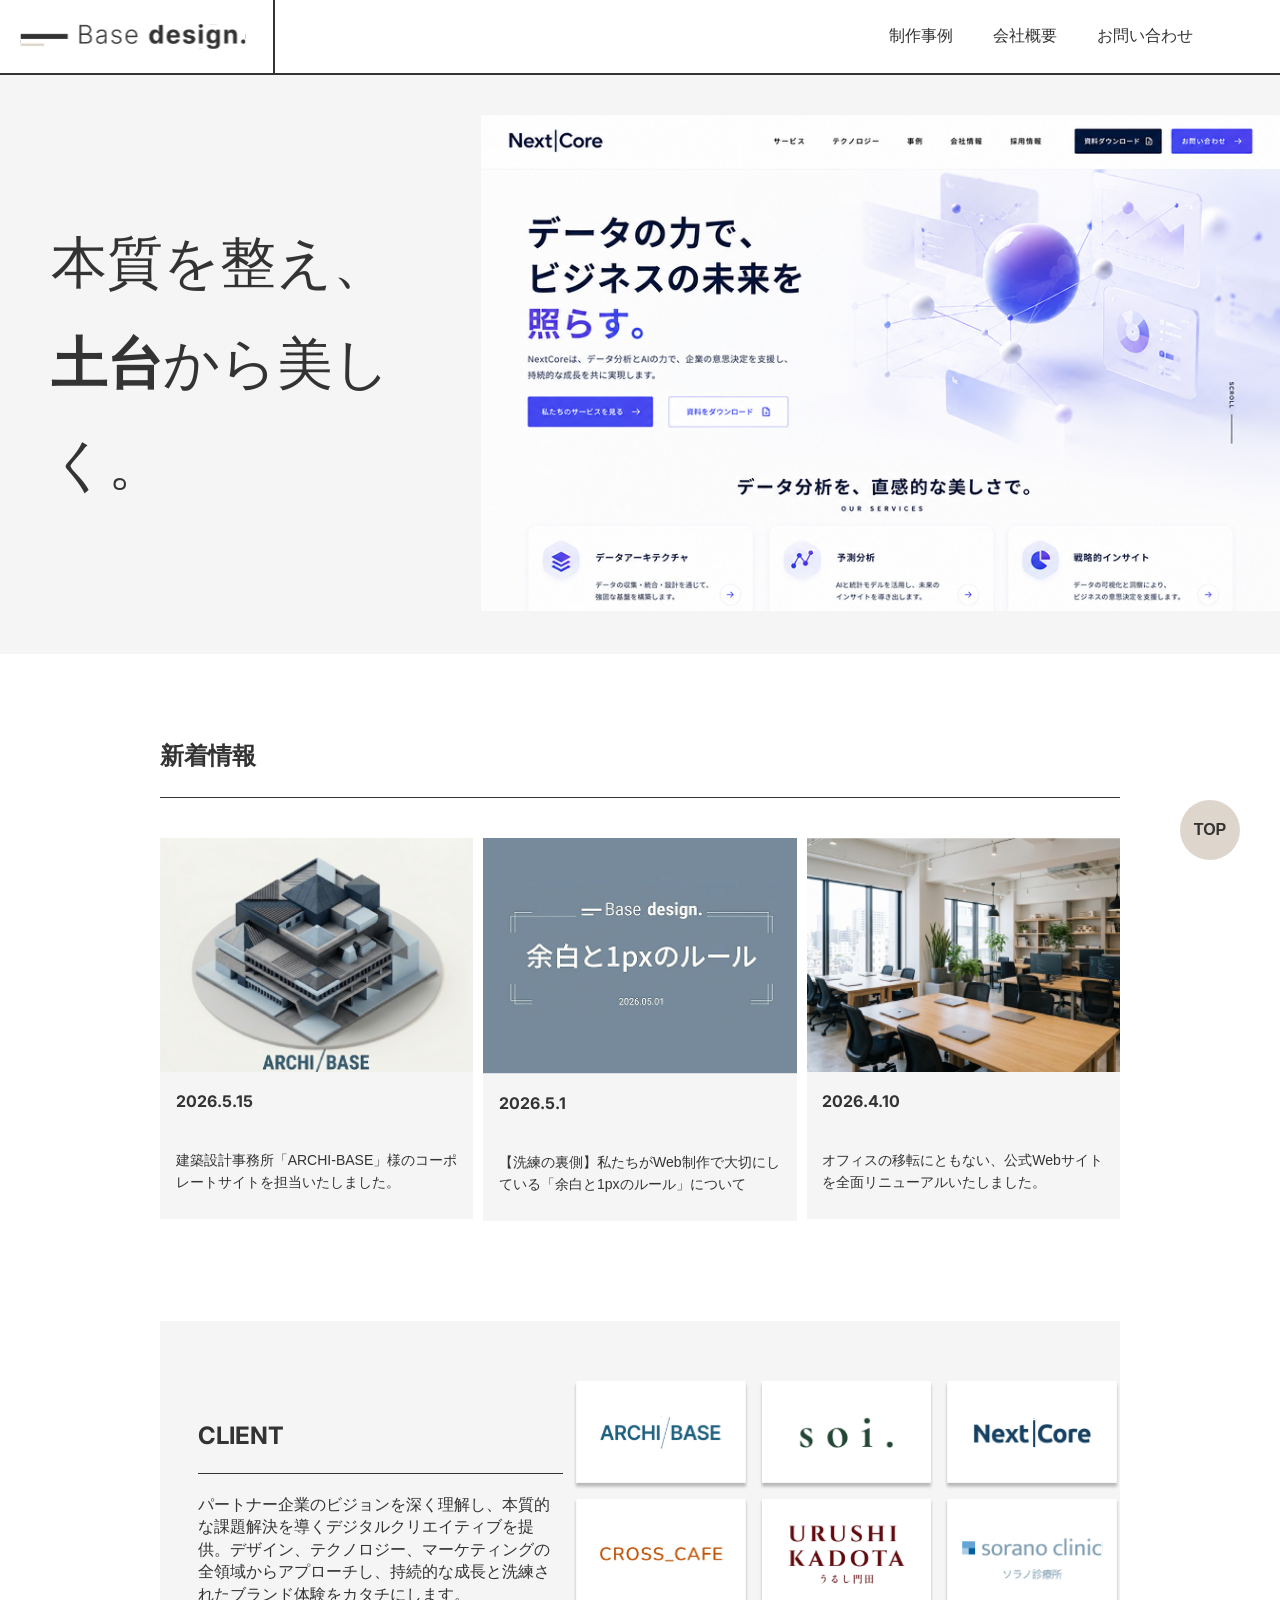
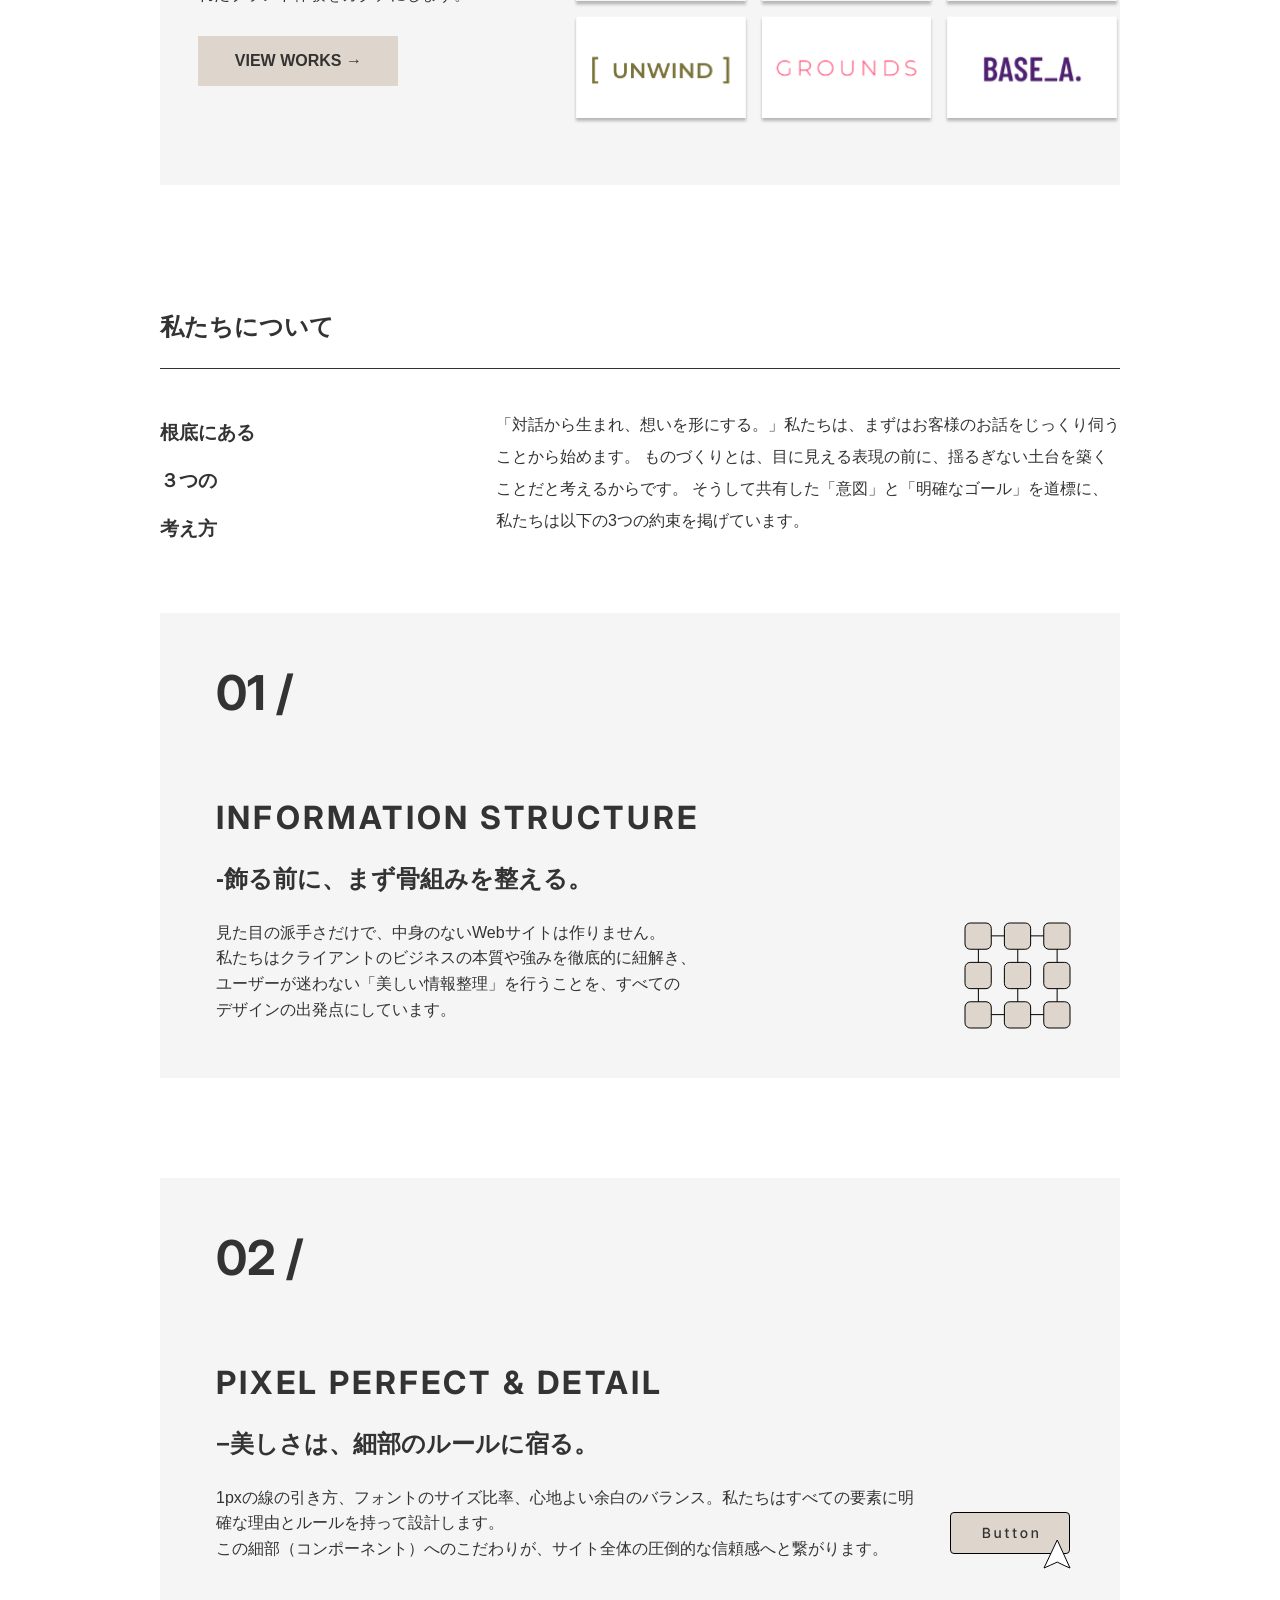
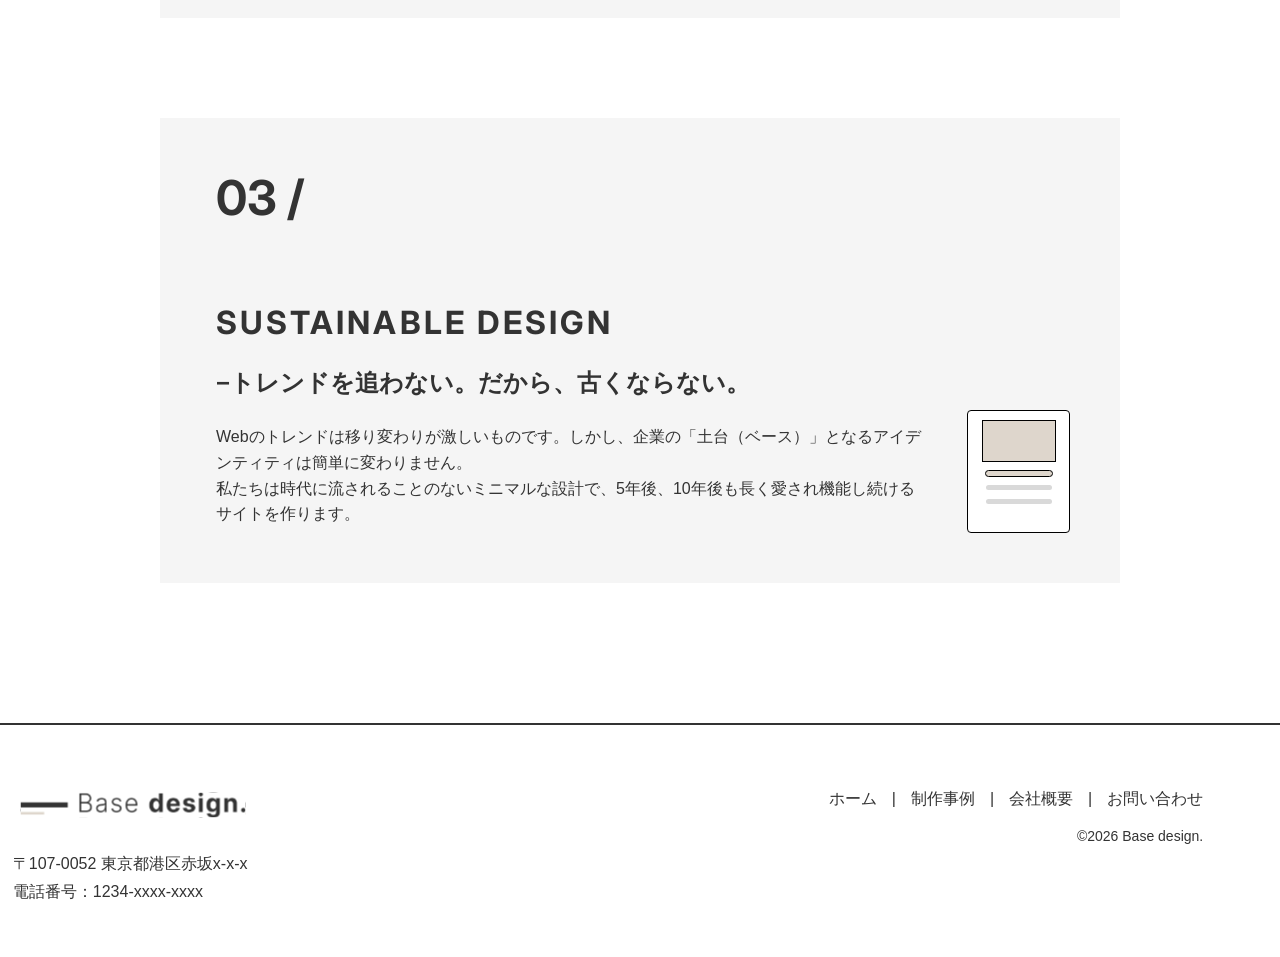
<file: index.html>
<!DOCTYPE html>
<html lang="ja" dir="ltr">
<head>
	<meta charset="UTF-8">
	<meta name="viewport" content="width=device-width, initial-scale=1.0">
	<meta name="description" content="私たちが提供するベースデザインは、使い手の直感に寄り添うシンプルで機能的なインターフェースです。無駄を削ぎ落とした洗練された骨組みにより、目的達成を最短距離でサポートします。">
	<title>Base design. -ホーム</title>
	<link rel="stylesheet" href="assets/css/reset.css">
	<link rel="stylesheet" href="assets/css/common.css">
	<link rel="stylesheet" href="assets/css/common_sp.css" media="(max-width: 600px)">
	<link rel="preconnect" href="https://fonts.googleapis.com">
	<link rel="preconnect" href="https://fonts.gstatic.com" crossorigin>
	<link href="https://fonts.googleapis.com/css2?family=Inter:ital,opsz,wght@0,14..32,100..900;1,14..32,100..900&display=swap" rel="stylesheet">
</head>
<script src="assets/js/jquery-4.0.0.min.js"></script>
<script src="assets/js/slideshow.js"></script>
<body id="home">
		<header>
			<h1 class="logo"><a href="index.html"><img src="assets/images/home/base_design_logo.svg" alt="Base design." width="320" height="53"></a></h1>
			<nav>
				<ul>
					<li class="menu1"><a href="works/index.html">制作事例</a></li>
					<li class="menu2"><a href="about/index.html">会社概要</a></li>
					<li class="menu3"><a href="contact/index.html">お問い合わせ</a></li>
				</ul>
			</nav>
		</header>
		<hr>
		<section class="hero-section">
				<div class="hero-content">
					<p class="hero-catch">本質を整え、<br><span class="text-highlight">土台</span>から美しく。</p>
				</div>
				<div class="hero-image-wrap">
				<ul id="slideShow">
					<li><img src="assets/images/home/home_main.png" alt="本質を整え、土台から美しく。" width="840" height="522"></li>
					<li><img src="assets/images/home/sorano_clinic.png" alt="" width="840" height="522"></li>
					<li><img src="assets/images/home/archi_base.png" alt="" width="840" height="522"></li>
				</ul>
				</div>
			</section><!--"hero-section"-->
		<div id="container">
		<main>
		<section>
			<h2><a href="index.html">新着情報</a></h2>
			<dl class="gridArea info">
				<div>
					<dt><a href="index.html"><img src="assets/images/home/info_01.png" alt="2026.5.15の記事へ" width="310" height="231"></a></dt>
					<dd><time datetime="2026-05-15">2026.5.15</time><br>
						建築設計事務所「ARCHI-BASE」様のコーポレートサイトを担当いたしました。
					</dd>
				</div>
				
				<div>
					<dt><a href="index.html"><img src="assets/images/home/info_02.png" alt="2026.5.1の記事へ" width="310" height="233"></a></dt>
					<dd><time datetime="2026-05-01">2026.5.1</time><br>
						【洗練の裏側】私たちがWeb制作で大切にしている「余白と1pxのルール」について
					</dd>
				</div>

				<div>
					<dt><a href="index.html"><img src="assets/images/home/info_03.png" alt="2026.4.10の記事へ" width="310" height="231"></a></dt>
					<dd><time datetime="2026-04-10">2026.4.10</time><br>
						オフィスの移転にともない、公式Webサイトを全面リニューアルいたしました。
					</dd>
				</div>
			</dl>
		</section>
		<hr>
		<section>
			<div class="client">
				<div class="client-text">
					<h2>CLIENT</h2>
					<p>パートナー企業のビジョンを深く理解し、本質的な課題解決を導くデジタルクリエイティブを提供。デザイン、テクノロジー、マーケティングの全領域からアプローチし、持続的な成長と洗練されたブランド体験をカタチにします。</p>
					<p class="client-btn"><a href="works/index.html">VIEW WORKS →</a></p>
				</div>
				<p class="client-img"><img src="assets/images/home/client_logo.svg" alt="クライアントロゴ一覧" width="631" height="397" ></p>
			</div><!--client-->
		</section>
		<hr>
		<section class="about-section">
			<h2>私たちについて</h2>
			<div class="about-lead">
				<p class="lead-title">根底にある<br>３つの<br>考え方</p>
				<p class="lead-text">「対話から生まれ、想いを形にする。」私たちは、まずはお客様のお話をじっくり伺うことから始めます。
					ものづくりとは、目に見える表現の前に、揺るぎない土台を築くことだと考えるからです。
					そうして共有した「意図」と「明確なゴール」を道標に、私たちは以下の3つの約束を掲げています。</p>
			</div>
			<div class="feature-item feature-01">
				<div class="feature-text">
					<span class="number">01 /</span>
					<h3>INFORMATION STRUCTURE</h3>
					<p class="feature-catch">-飾る前に、まず骨組みを整える。</p>
					<p class="feature-desc">
						見た目の派手さだけで、中身のないWebサイトは作りません。<br>私たちはクライアントのビジネスの本質や強みを徹底的に紐解き、<br>ユーザーが迷わない「美しい情報整理」を行うことを、すべての<br>デザインの出発点にしています。
					</p>
				</div><!--"feature-text"-->
			</div><!--"feature-item"-->

			<div class="feature-item feature-02">
				<div class="feature-text">
					<span class="number">02 /</span>
					<h3>PIXEL PERFECT &amp; DETAIL</h3>
					<p class="feature-catch">−美しさは、細部のルールに宿る。</p>
					<p class="feature-desc">
						1pxの線の引き方、フォントのサイズ比率、心地よい余白のバランス。私たちはすべての要素に明確な理由とルールを持って設計します。<br>
						この細部（コンポーネント）へのこだわりが、サイト全体の圧倒的な信頼感へと繋がります。
					</p>
				</div>
  			</div><!--"feature-item"-->
			<div class="feature-item feature-03">
				<div class="feature-text">
					<span class="number">03 /</span>
					<h3>SUSTAINABLE DESIGN</h3>
					<p class="feature-catch">−トレンドを追わない。だから、古くならない。</p>
					<p class="feature-desc">
						Webのトレンドは移り変わりが激しいものです。しかし、企業の「土台（ベース）」となるアイデンティティは簡単に変わりません。<br>
						私たちは時代に流されることのないミニマルな設計で、5年後、10年後も長く愛され機能し続けるサイトを作ります。
					</p>
				</div>
  			</div><!--"feature-item"-->
  		</section>
		
		</main>
		<hr>
		<!--"container"--></div>
		<footer>
			<div class="footer-left">
			<p class="footer-logo"><a href="index.html"><img src="assets/images/home/base_design_logo.svg" alt="Base design." width="320" height="53"></a></p>
			<address>
				<p>〒107-0052 東京都港区赤坂x-x-x<br>
					電話番号：1234-xxxx-xxxx</p>
			</address>
			</div>
			<div class="footer-right">
        		<nav class="footer-nav">
					<ul>
						<li class="menu4"><a href="index.html">ホーム</a></li>
						<li class="menu1"><a href="works/index.html">制作事例</a></li>
						<li class="menu2"><a href="about/index.html">会社概要</a></li>
						<li class="menu3"><a href="contact/index.html">お問い合わせ</a></li>
					</ul>
				</nav>
				<div class="footer-bottom-row">
					<p class="copyright"><small>&copy;2026 Base design.</small></p>
					<a href="#works" class="top-btn">TOP</a>
				</div>
			</div>
		</footer>
<!--#home--></body>
</html>
</file>
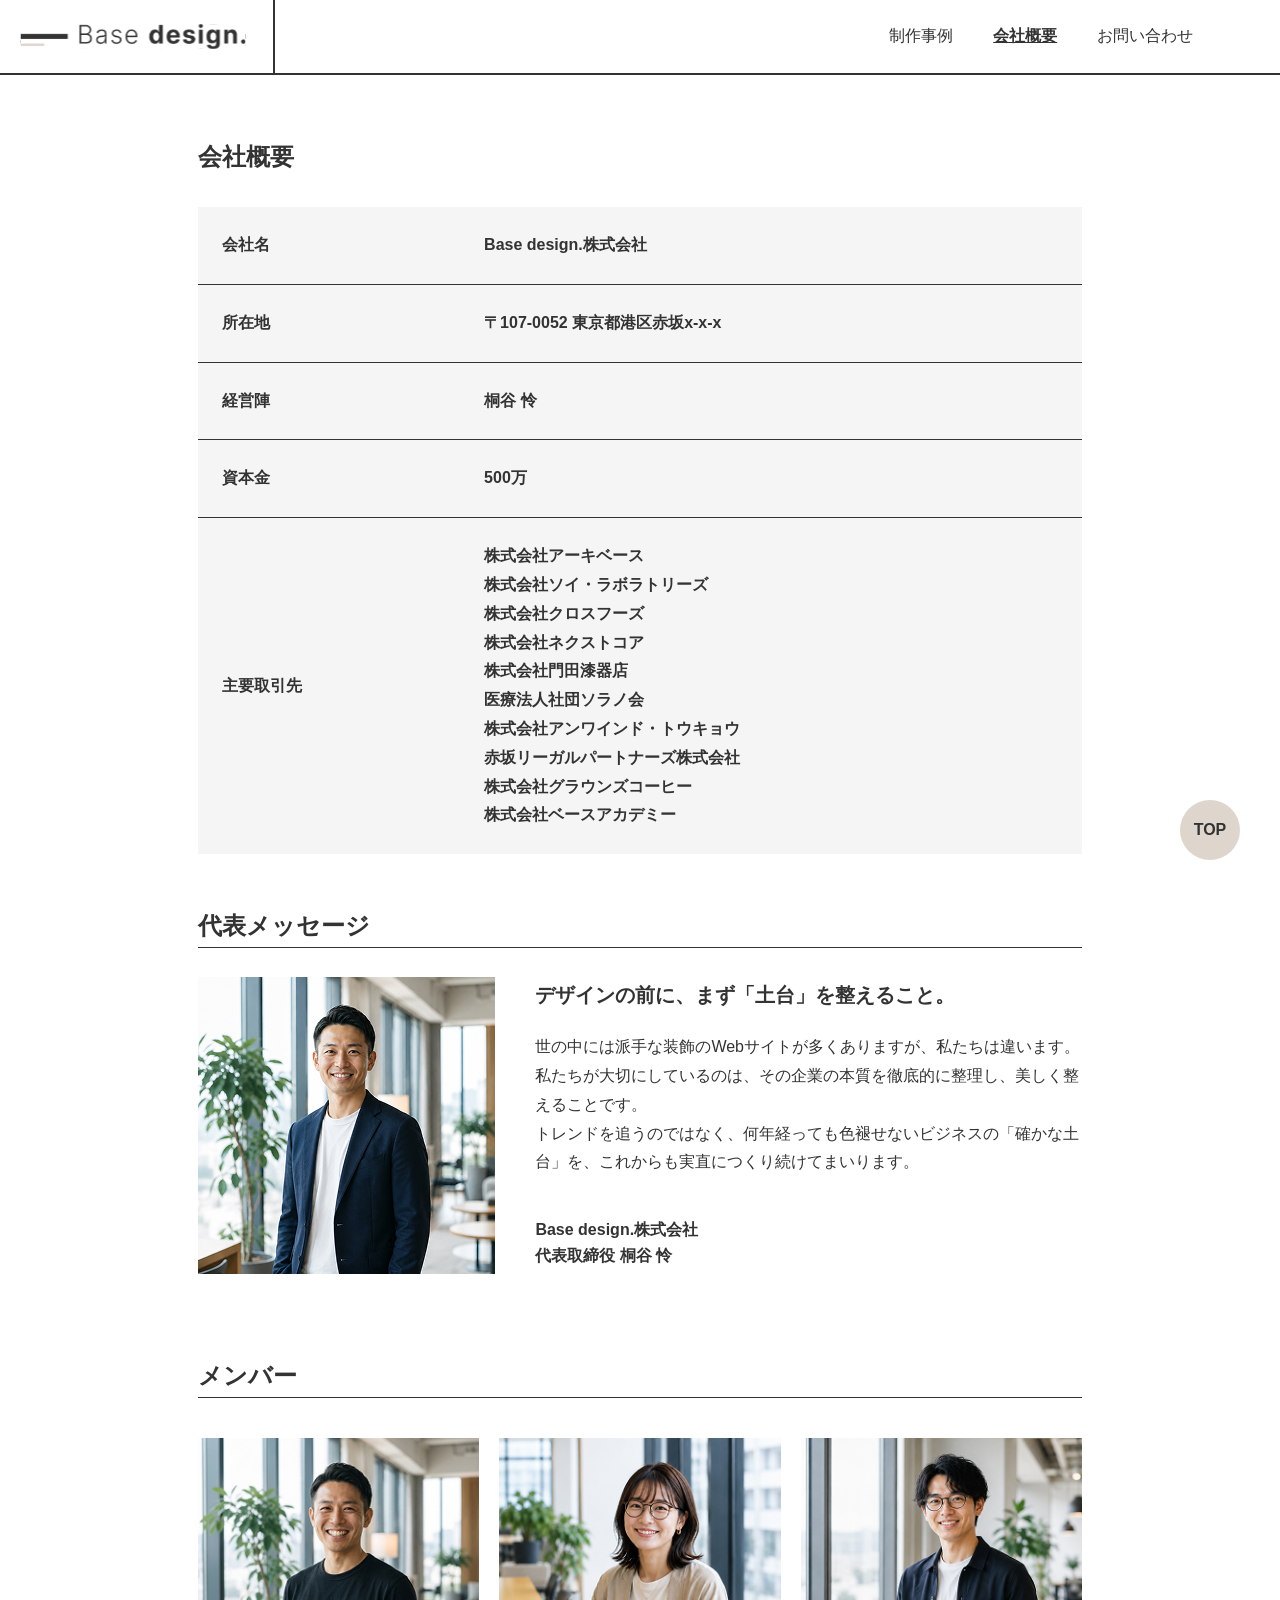
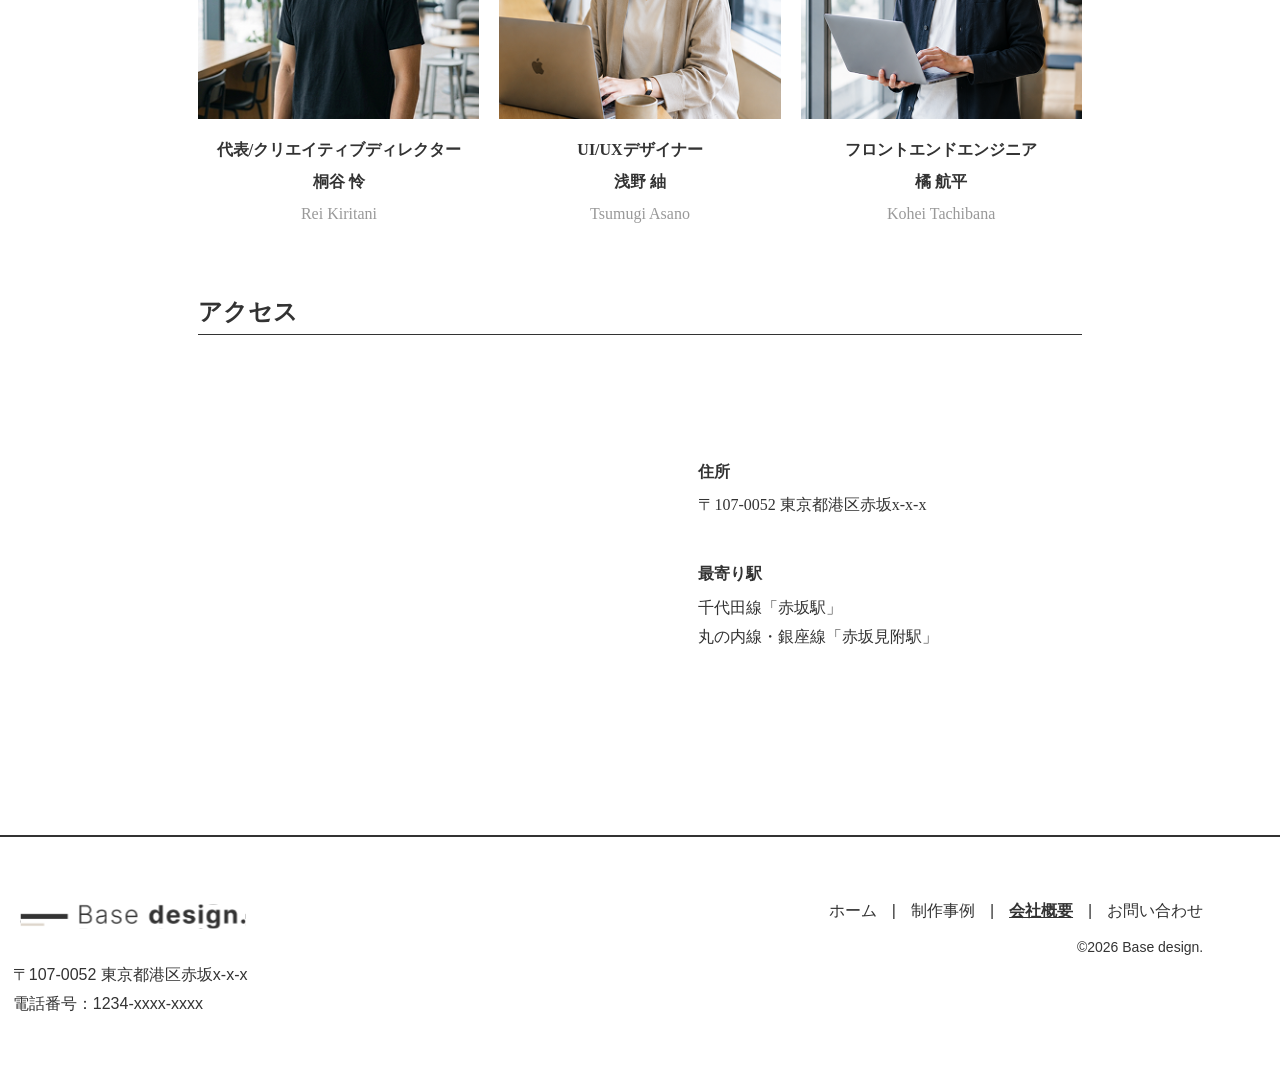
<file: about/index.html>
<!DOCTYPE html>
<html lang="ja" dir="ltr">
<head>
	<meta charset="UTF-8">
	<meta name="viewport" content="width=device-width, initial-scale=1.0">
	<meta name="description" content="私たちが提供するベースデザインは、使い手の直感に寄り添うシンプルで機能的なインターフェースです。無駄を削ぎ落とした洗練された骨組みにより、目的達成を最短距離でサポートします。">
	<title>Base design. -会社概要</title>
	<link rel="stylesheet" href="../assets/css/reset.css">
	<link rel="stylesheet" href="../assets/css/about.css">
	<link rel="stylesheet" href="../assets/css/common_sp.css" media="(max-width: 600px)">
	<link rel="preconnect" href="https://fonts.googleapis.com">
	<link rel="preconnect" href="https://fonts.gstatic.com" crossorigin>
	<link href="https://fonts.googleapis.com/css2?family=Inter:ital,opsz,wght@0,14..32,100..900;1,14..32,100..900&display=swap" rel="stylesheet">
</head>
<body id="about">
		<header>
			<h1 class="logo"><a href="../index.html"><img src="../assets/images/home/base_design_logo.svg" alt="Base design." width="320" height="53"></a></h1>
			<nav>
				<ul>
					<li class="menu1"><a href="../works/index.html">制作事例</a></li>
					<li class="menu2"><a href="index.html">会社概要</a></li>
					<li class="menu3"><a href="../contact/index.html">お問い合わせ</a></li>
				</ul>
			</nav>
		</header>
		<hr>
		<div id="container">
			<main>
			<h2>会社概要</h2>
			<table>
				<tr>
					<th>会社名</th>
					<td>Base design.株式会社</td>
				</tr>
				<tr>
					<th>所在地</th>
					<td>〒107-0052 東京都港区赤坂x-x-x</td>
				</tr>
				<tr>
					<th>経営陣</th>
					<td>桐谷 怜</td>
				</tr>
				<tr>
					<th>資本金</th>
					<td>500万</td>
				</tr>
				<tr>
					<th>主要取引先</th>
					<td>株式会社アーキベース<br>株式会社ソイ・ラボラトリーズ<br>株式会社クロスフーズ <br>株式会社ネクストコア<br>
						株式会社門田漆器店<br>医療法人社団ソラノ会<br>
					株式会社アンワインド・トウキョウ<br>赤坂リーガルパートナーズ株式会社<br>株式会社グラウンズコーヒー<br>株式会社ベースアカデミー</td>
				</tr>
			</table>
			<hr>
			<h2 class="section-title">代表メッセージ</h2>
			<div class="message-container">
				<div class="message-image">
					<img src="../assets/images/about/kiritani1.png" alt="Base design.株式会社 代表取締役 桐谷 怜" width="297" height="297">
				</div>
				<div class="message-text">
					<h3>デザインの前に、まず<span class="base-text">「土台」</span>を整えること。</h3>
					<p>世の中には派手な装飾のWebサイトが多くありますが、私たちは違います。私たちが大切にしているのは、その企業の本質を徹底的に整理し、美しく整えることです。</p>
					<p>トレンドを追うのではなく、何年経っても色褪せないビジネスの「確かな土台」を、これからも実直につくり続けてまいります。</p>
					<div class="message-profile">
						<p>Base design.株式会社</p>
						<p>代表取締役 桐谷 怜</p>
					</div>
				</div><!--"message-text"-->
			</div><!--"section-title"-->

			<h2 class="section-member">メンバー</h2>
			<div class="member-container">
				<figure>
					<img src="../assets/images/about/kiritani2.png" alt="代表/クリエイティブディレクター 桐谷 怜" width="293" height="293">
					<figcaption>代表/クリエイティブディレクター<br>桐谷 怜<br><span class="en-name">Rei Kiritani</span></figcaption>
				</figure>
				<figure>
					<img src="../assets/images/about/asano2.png" alt="UI/UXデザイナー 浅野 紬" width="293" height="293"><figcaption>UI/UXデザイナー<br>浅野 紬<br><span class="en-name">Tsumugi Asano</span></figcaption>
				</figure>
				<figure><img src="../assets/images/about/tachibana2.png" alt="フロントエンドエンジニア 橘 航平" width="293" height="293"><figcaption>フロントエンドエンジニア<br>橘 航平<br><span class="en-name">Kohei Tachibana</span></figcaption></figure>
			</div>
			<h2 class="section-access">アクセス</h2>
			<div class="access-container">
				<div class="access-map">
					<iframe src="https://www.google.com/maps/embed?pb=!1m16!1m12!1m3!1d9074.76995015339!2d139.72836353230872!3d35.673364834269584!2m3!1f0!2f0!3f0!3m2!1i1024!2i768!4f13.1!2m1!1z44CSMTA377yNMDA1MuOAgOadseS6rOmDvea4r-WMuui1pOWdgg!5e0!3m2!1sja!2sjp!4v1779772544035!5m2!1sja!2sjp" width="460" height="320" style="border:0;" allowfullscreen="" loading="lazy" referrerpolicy="no-referrer-when-downgrade"></iframe>
				</div>
				<div class="access-info">
					<div class="info-group">
						<h3>住所</h3>
						<p>〒107-0052 東京都港区赤坂x-x-x</p>
					</div>
					<div class="info-group">
						<h3>最寄り駅</h3>
						<p>千代田線「赤坂駅」<br>丸の内線・銀座線「赤坂見附駅」</p>
					</div>
				</div>
			</div>
		</main>
		</div>
		<footer>
			<div class="footer-left">
			<p class="footer-logo"><a href="../index.html"><img src="../assets/images/home/base_design_logo.svg" alt="Base design." width="320" height="53"></a></p>
			<address>
				<p>〒107-0052 東京都港区赤坂x-x-x<br>
					電話番号：1234-xxxx-xxxx</p>
			</address>
			</div>
			<div class="footer-right">
        		<nav class="footer-nav">
					<ul>
						<li class="menu4"><a href="../index.html">ホーム</a></li>
						<li class="menu1"><a href="../works/index.html">制作事例</a></li>
						<li class="menu2"><a href="index.html">会社概要</a></li>
						<li class="menu3"><a href="../contact/index.html">お問い合わせ</a></li>
					</ul>
				</nav>
				<div class="footer-bottom-row">
					<p class="copyright"><small>&copy;2026 Base design.</small></p>
					<a href="#about" class="top-btn">TOP</a>
				</div>
			</div>
		</footer>
<!--#about--></body>
</html>
</file>
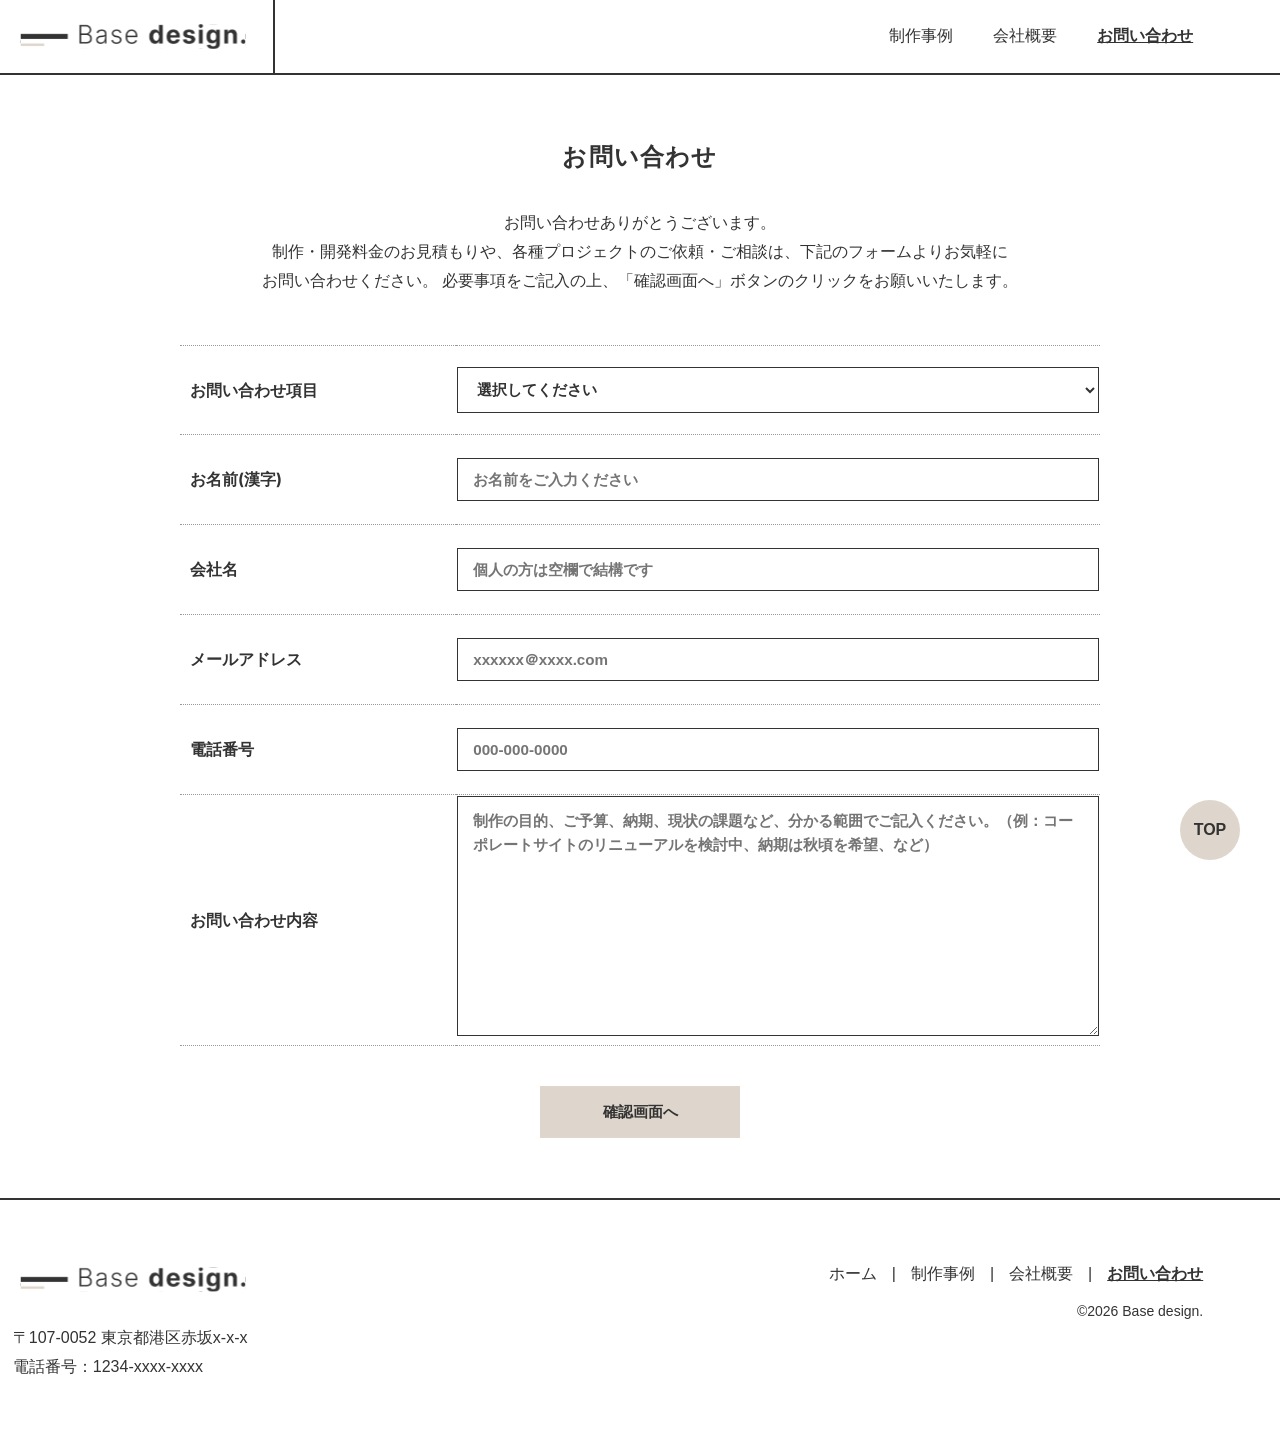
<file: contact/index.html>
<!DOCTYPE html>
<html lang="ja" dir="ltr">
<head>
	<meta charset="UTF-8">
	<meta name="viewport" content="width=device-width, initial-scale=1.0">
	<meta name="description" content="私たちが提供するベースデザインは、使い手の直感に寄り添うシンプルで機能的なインターフェースです。無駄を削ぎ落とした洗練された骨組みにより、目的達成を最短距離でサポートします。">
	<title>Base design. -お問い合わせ</title>
	<link rel="stylesheet" href="../assets/css/reset.css">
	<link rel="stylesheet" href="../assets/css/contact.css">
	<link rel="stylesheet" href="../assets/css/common_sp.css" media="(max-width: 600px)">
	<link rel="preconnect" href="https://fonts.googleapis.com">
	<link rel="preconnect" href="https://fonts.gstatic.com" crossorigin>
	<link href="https://fonts.googleapis.com/css2?family=Inter:ital,opsz,wght@0,14..32,100..900;1,14..32,100..900&display=swap" rel="stylesheet">
</head>
<body id="contact">
		<header>
			<h1 class="logo"><a href="../index.html"><img src="../assets/images/home/base_design_logo.svg" alt="Base design." width="320" height="53"></a></h1>
			<nav>
				<ul>
					<li class="menu1"><a href="../works/index.html">制作事例</a></li>
					<li class="menu2"><a href="../about/index.html">会社概要</a></li>
					<li class="menu3"><a href="contact/index.html">お問い合わせ</a></li>
				</ul>
			</nav>
		</header>
		<hr>
        <div id="container">
        <main>
            <h2>お問い合わせ</h2>
            <p>お問い合わせありがとうございます。<br>
            制作・開発料金のお見積もりや、各種プロジェクトのご依頼・ご相談は、下記のフォームよりお気軽に<br>
            お問い合わせください。 必要事項をご記入の上、「確認画面へ」ボタンのクリックをお願いいたします。</p>
			<form action="#" method="post">
        	<table>
			<tr>
				<th>お問い合わせ項目</th>
				<td><select name="inquiry_type">
					<option value="" selected="selected">選択してください</option>
					<option value="Webサイト・LP制作のご相談">-Webサイト・LP制作のご相談</option>
					<option value="-UI/UXデザイン・改善のご相談">-UI/UXデザイン・改善のご相談</option>
					<option value="-ブランディング・デザインのご相談">-ブランディング・デザインのご相談</option>
					<option value="-採用・パートナーシップについて
					">-採用・パートナーシップについて
					</option>
					<option value="-その他のお問い合わせ">-その他のお問い合わせ</option>
					</select>
				</td>
			</tr>
			<tr>
				<th>お名前(漢字)</th>
				<td><input type="text" name="onamae" value="" placeholder="お名前をご入力ください"></td>
			</tr>
			<tr>
				<th>会社名</th>
				<td><input type="text" name="company" required value="" placeholder="個人の方は空欄で結構です"></td>
			</tr>
			<tr>
				<th>メールアドレス</th>
				<td><input type="email" name="email" required value="" placeholder="xxxxxx＠xxxx.com"></td>
			</tr>
			<tr>
				<th>電話番号</th>
				<td><input type="tel" name="phone" required value="" placeholder="000-000-0000"></td>
			</tr>
			<tr>
				<th>お問い合わせ内容</th>
				<td><textarea name="question" cols="50" rows="10" placeholder="制作の目的、ご予算、納期、現状の課題など、分かる範囲でご記入ください。（例：コーポレートサイトのリニューアルを検討中、納期は秋頃を希望、など）"></textarea></td>
			</tr>
		</table>
		<input type="submit" value="確認画面へ">
		</form>
		</main>
		<hr>
		<!--"container"--></div>
		<footer>
			<div class="footer-left">
			<p class="footer-logo"><a href="../index.html"><img src="../assets/images/home/base_design_logo.svg" alt="Base design." width="320" height="53"></a></p>
			<address>
				<p>〒107-0052 東京都港区赤坂x-x-x<br>
					電話番号：1234-xxxx-xxxx</p>
			</address>
			</div>
			<div class="footer-right">
        		<nav class="footer-nav">
					<ul>
						<li class="menu4"><a href="../index.html">ホーム</a></li>
						<li class="menu1"><a href="../works/index.html">制作事例</a></li>
						<li class="menu2"><a href="../about/index.html">会社概要</a></li>
						<li class="menu3"><a href="index.html">お問い合わせ</a></li>
					</ul>
				</nav>
				<div class="footer-bottom-row">
					<p class="copyright"><small>&copy;2026 Base design.</small></p>
					<a href="#contact" class="top-btn">TOP</a>
				</div>
			</div>
		</footer>
<!--#contact--></body>
</html>
</file>
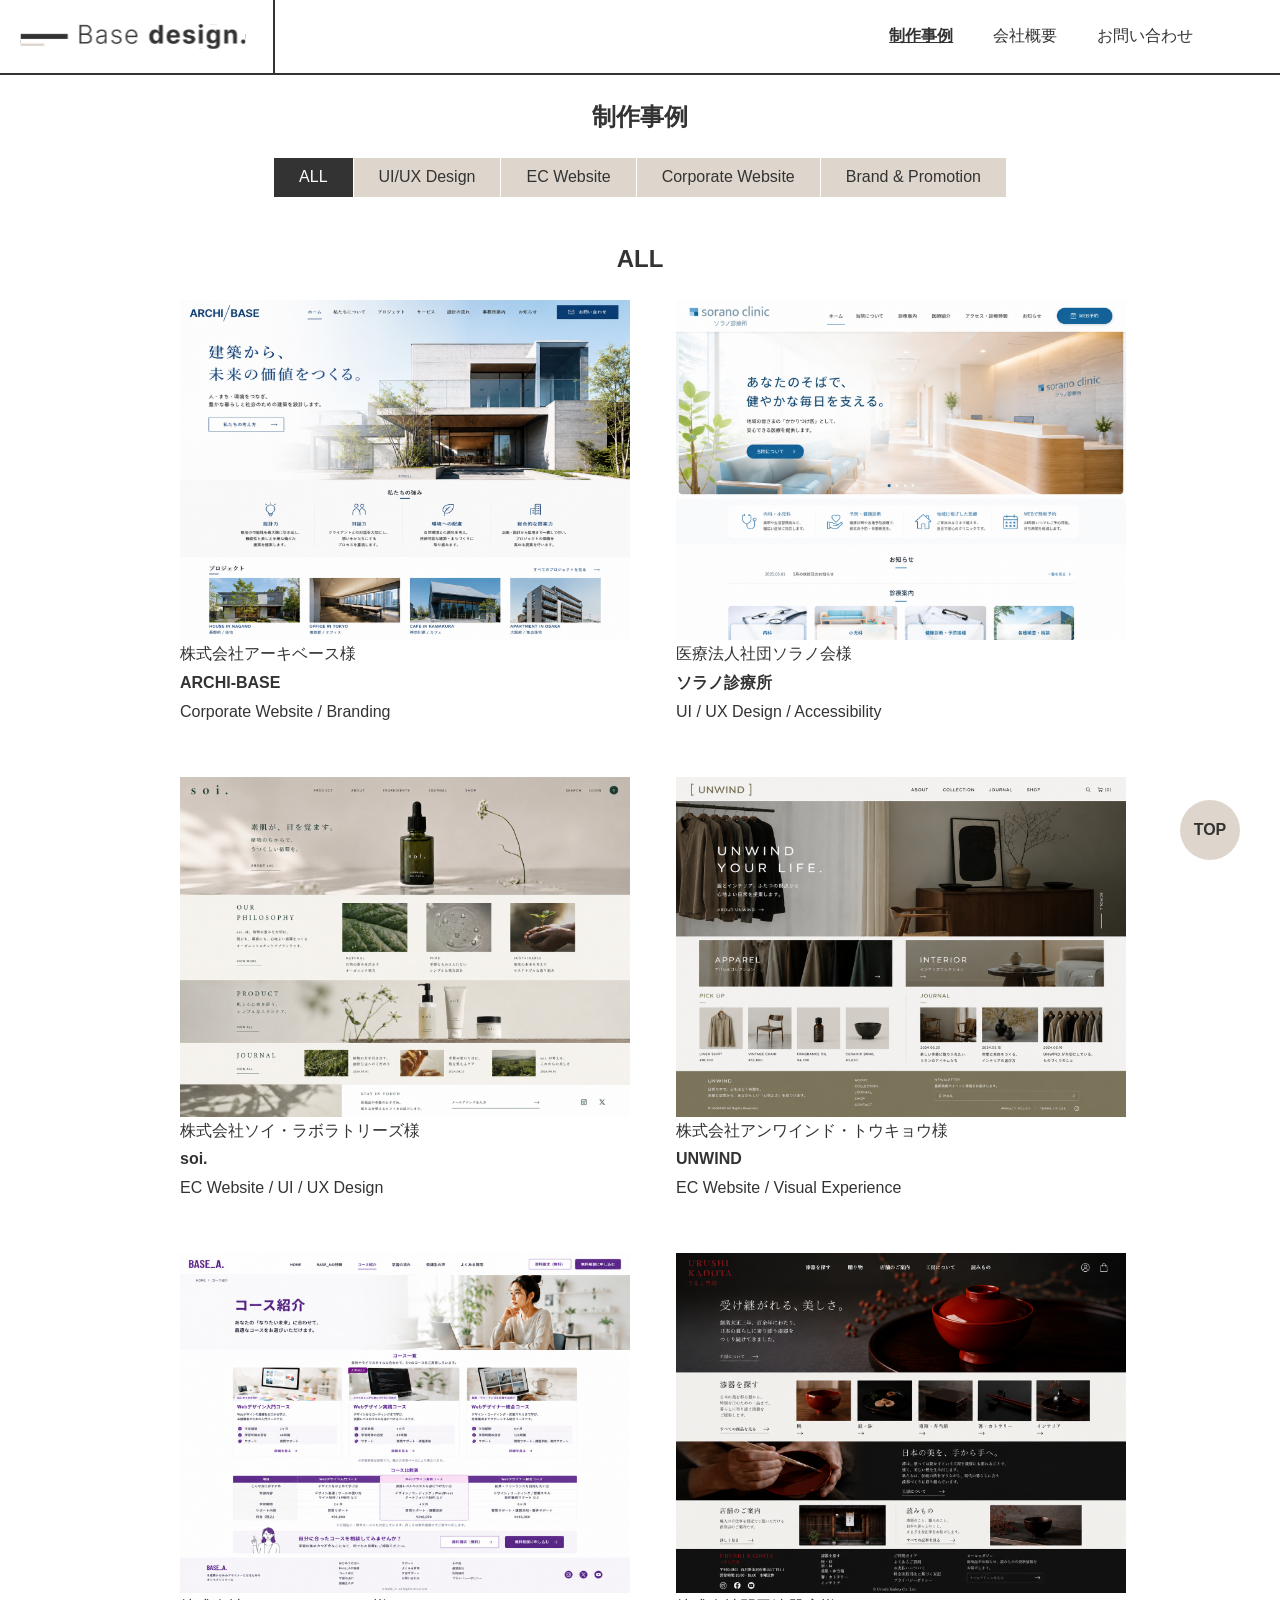
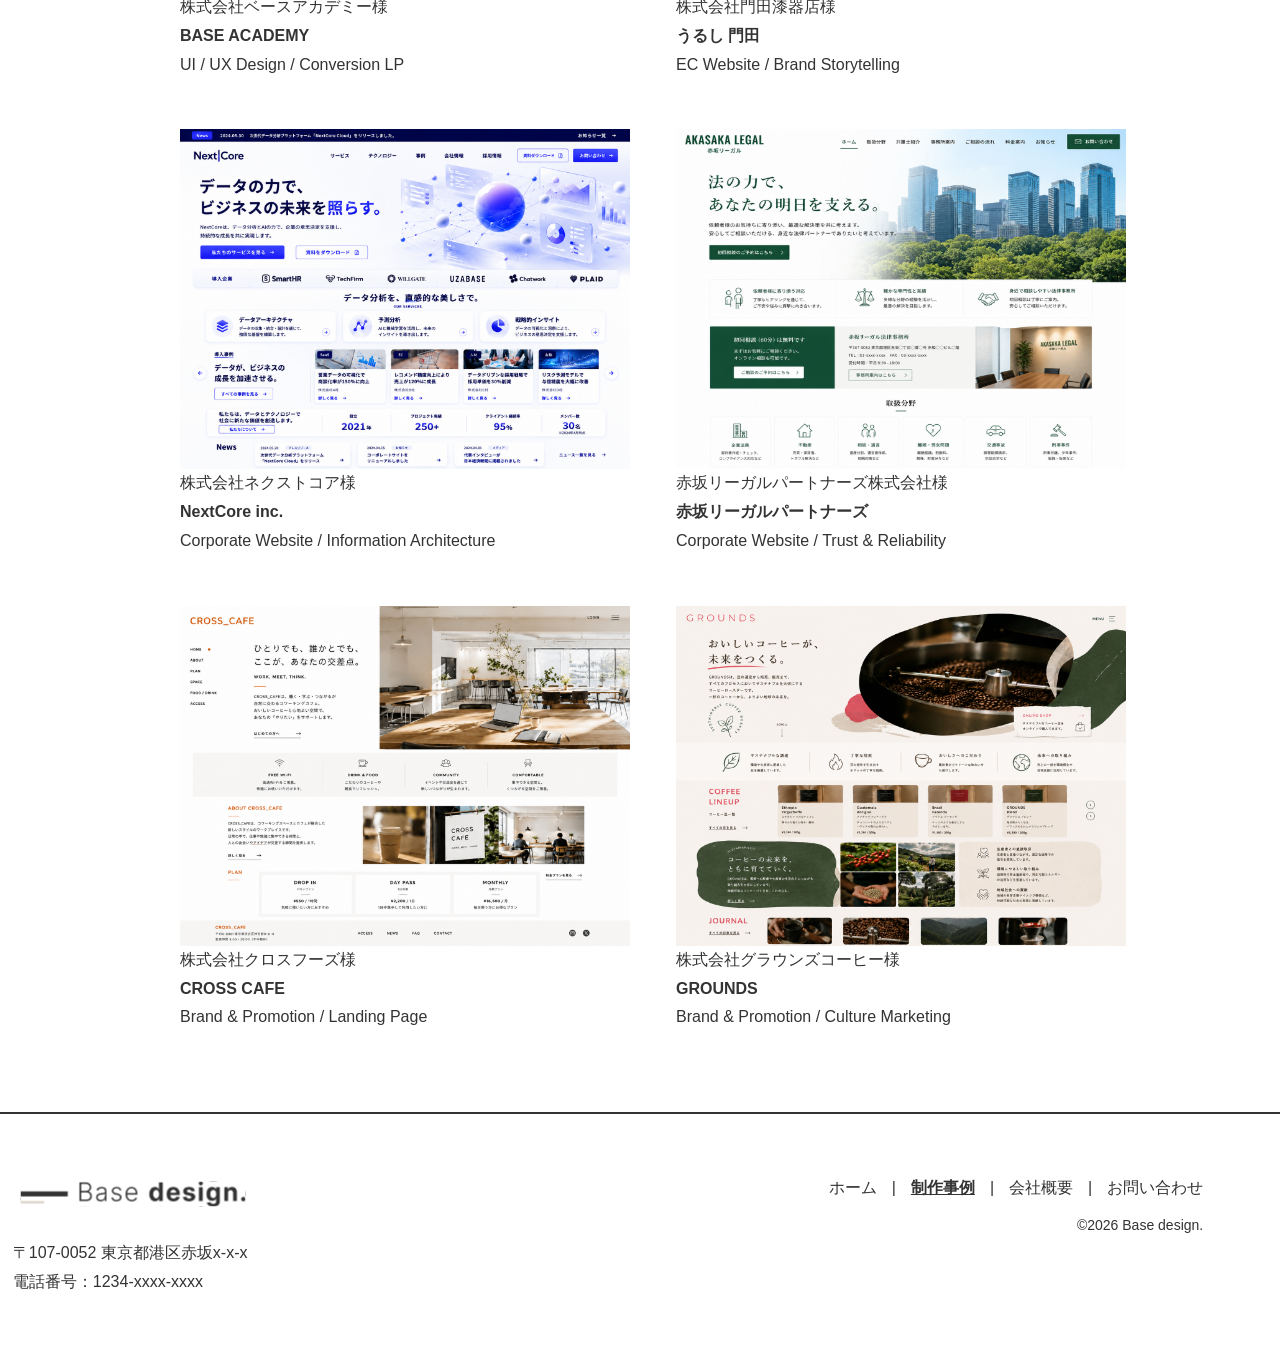
<file: works/index.html>
<!DOCTYPE html>
<html lang="ja" dir="ltr">
<head>
	<meta charset="UTF-8">
	<meta name="viewport" content="width=device-width, initial-scale=1.0">
	<meta name="description" content="私たちが提供するベースデザインは、使い手の直感に寄り添うシンプルで機能的なインターフェースです。無駄を削ぎ落とした洗練された骨組みにより、目的達成を最短距離でサポートします。">
	<title>Base design. -制作事例</title>
	<link rel="stylesheet" href="../assets/css/reset.css">
	<link rel="stylesheet" href="../assets/css/works.css">
	<link rel="stylesheet" href="../assets/css/common_sp.css" media="(max-width: 600px)">
	<link rel="preconnect" href="https://fonts.googleapis.com">
	<link rel="preconnect" href="https://fonts.gstatic.com" crossorigin>
	<link href="https://fonts.googleapis.com/css2?family=Inter:ital,opsz,wght@0,14..32,100..900;1,14..32,100..900&display=swap" rel="stylesheet">
</head>
<script src="../assets/js/jquery-4.0.0.min.js"></script>
<script src="../assets/js/tab_menu.js"></script>
<body id="works">
		<header>
			<h1 class="logo"><a href="../index.html"><img src="../assets/images/home/base_design_logo.svg" alt="Base design." width="320" height="53"></a></h1>
			<nav>
				<ul>
					<li class="menu1"><a href="index.html">制作事例</a></li>
					<li class="menu2"><a href="../about/index.html">会社概要</a></li>
					<li class="menu3"><a href="../contact/index.html">お問い合わせ</a></li>
				</ul>
			</nav>
		</header>
<div id="container">
		<main>
		<h2>制作事例</h2>
	<ul class="tab">
		<li class="active">ALL</li>
		<li>UI/UX Design</li>
		<li>EC Website</li>
        <li>Corporate Website</li>
        <li>Brand &amp; Promotion</li>
	</ul>
		<div class="panel">
			<section>
				<h2>ALL</h2>
				<ul>
					<li><img src="../assets/images/works/archi_base.png" alt="ARCHI-BASEの制作事例画像" width="450" height="340"><span class="company-name">株式会社アーキベース様</span><br><h3 class="work-title">ARCHI-BASE</h3><p class="category-name">Corporate Website / Branding</p></li>

					<li><img src="../assets/images/works/sorano_clinic.png" alt="ソラノ診療所の制作事例画像" width="450" height="340"><span class="company-name">医療法人社団ソラノ会様</span><br><h3 class="work-title">ソラノ診療所</h3><p class="category-name">UI / UX Design / Accessibility</p></li>

					<li><img src="../assets/images/works/soi3.png" alt="soi.の制作事例画像" width="450" height="340"><span class="company-name">株式会社ソイ・ラボラトリーズ様</span><br><h3 class="work-title">soi.</h3><p class="category-name">EC Website / UI / UX Design</p></li>

					<li><img src="../assets/images/works/unwind3.png" alt="UNWINDの制作事例画像"width="450" height="340"><span class="company-name">株式会社アンワインド・トウキョウ様</span><br><h3 class="work-title">UNWIND</h3><p class="category-name">EC Website / Visual Experience</p></li>

					<li><img src="../assets/images/works/base_a4.png" alt="BASE ACADEMYの制作事例画像" width="450" height="340"><span class="company-name">株式会社ベースアカデミー様</span><br><h3 class="work-title">BASE ACADEMY</h3><p class="category-name">UI / UX Design / Conversion LP</p></li>

					<li><img src="../assets/images/works/urusikadota3.png" alt="うるし 門田の制作事例画像" width="450" height="340"><span class="company-name">株式会社門田漆器店様</span><br><h3 class="work-title">うるし 門田</h3><p class="category-name">EC Website / Brand Storytelling</p></li>

					<li><img src="../assets/images/works/nextcore3.png" alt="NextCore inc.の制作事例画像"width="450" height="340"><span class="company-name">株式会社ネクストコア様</span><br><h3 class="work-title">NextCore inc.</h3><p class="category-name">Corporate Website / Information Architecture</p></li>

					<li><img src="../assets/images/works/akasaka_legal.png" alt="赤坂リーガルパートナーズの制作事例画像" width="450" height="340"><span class="company-name">赤坂リーガルパートナーズ株式会社様</span><br><h3 class="work-title">赤坂リーガルパートナーズ</h3><p class="category-name">Corporate Website / Trust & Reliability</p></li>

					<li><img src="../assets/images/works/crosscaafe3.png" alt="CROSS CAFEの制作事例画像" width="450" height="340"><span class="company-name">株式会社クロスフーズ様</span><br><h3 class="work-title">CROSS CAFE</h3><p class="category-name">Brand & Promotion / Landing Page</p></li>

					<li><img src="../assets/images/works/grounds4.png" alt="GROUNDSの制作事例画像" width="450" height="340"><span class="company-name">株式会社グラウンズコーヒー様</span><br><h3 class="work-title">GROUNDS</h3><p class="category-name">Brand & Promotion / Culture Marketing</p></li>
				</ul>
			</section>
			<section>
				<h2>UI/UX Design</h2>
				<ul>
					<li><img src="../assets/images/works/sorano_clinic.png" alt="ソラノ診療所の制作事例画像" width="450" height="340"><span class="company-name">医療法人社団ソラノ会様</span><br><h3 class="work-title">ソラノ診療所</h3><p class="category-name">UI / UX Design / Accessibility</p></li>

					<li><img src="../assets/images/works/base_a4.png" alt="BASE ACADEMYの制作事例画像" width="450" height="340"><span class="company-name">株式会社ベースアカデミー様</span><br><h3 class="work-title">BASE ACADEMY</h3><p class="category-name">UI / UX Design / Conversion LP</p></li>
				</ul>
			</section>
			<section>
				<h2>EC Website</h2>
				<ul>
					<li><img src="../assets/images/works/soi3.png" alt="soi.の制作事例画像" width="450" height="340"><span class="company-name">株式会社ソイ・ラボラトリーズ様</span><br><h3 class="work-title">soi.</h3><p class="category-name">EC Website / UI / UX Design</p></li>

					<li><img src="../assets/images/works/urusikadota3.png" alt="うるし 門田の制作事例画像" width="450" height="340"><span class="company-name">株式会社門田漆器店様</span><br><h3 class="work-title">うるし 門田</h3><p class="category-name">EC Website / Brand Storytelling</p></li>

					<li><img src="../assets/images/works/unwind3.png" alt="UNWINDの制作事例画像"width="450" height="340"><span class="company-name">株式会社アンワインド・トウキョウ様</span><br><h3 class="work-title">UNWIND</h3><p class="category-name">EC Website / Visual Experience</p></li>
				</ul>
			</section>
			<section>
				<h2>Corporate Website</h2>
				<ul>
					<li><img src="../assets/images/works/archi_base.png" alt="ARCHI-BASEの制作事例画像" width="450" height="340"><span class="company-name">株式会社アーキベース様</span><br><h3 class="work-title">ARCHI-BASE</h3><p class="category-name">Corporate Website / Branding</p></li>

					<li><img src="../assets/images/works/nextcore3.png" alt="NextCore inc.の制作事例画像"width="450" height="340"><span class="company-name">株式会社ネクストコア様</span><br><h3 class="work-title">NextCore inc.</h3><p class="category-name">Corporate Website / Information Architecture</p></li>

					<li><img src="../assets/images/works/akasaka_legal.png" alt="赤坂リーガルパートナーズの制作事例画像" width="450" height="340"><span class="company-name">赤坂リーガルパートナーズ株式会社様</span><br><h3 class="work-title">赤坂リーガルパートナーズ</h3><p class="category-name">Corporate Website / Trust & Reliability</p></li>
				</ul>
				</section>
				<section>
				<h2>Brand &amp; Promotion</h2>
				<ul>
					<li><img src="../assets/images/works/crosscaafe3.png" alt="CROSS CAFEの制作事例画像" width="450" height="340"><span class="company-name">株式会社クロスフーズ様</span><br><h3 class="work-title">CROSS CAFE</h3><p class="category-name">Brand & Promotion / Landing Page</p></li>

					<li><img src="../assets/images/works/grounds4.png" alt="GROUNDSの制作事例画像" width="450" height="340"><span class="company-name">株式会社グラウンズコーヒー様</span><br><h3 class="work-title">GROUNDS</h3><p class="category-name">Brand & Promotion / Culture Marketing</p></li>
				</ul>
			</section>
		</div>
		</main>
		</div><!--container-->
		<footer>
			<div class="footer-left">
			<p class="footer-logo"><a href="../index.html"><img src="../assets/images/home/base_design_logo.svg" alt="Base design." width="320" height="53"></a></p>
			<address>
				<p>〒107-0052 東京都港区赤坂x-x-x<br>
					電話番号：1234-xxxx-xxxx</p>
			</address>
			</div>
			<div class="footer-right">
        		<nav class="footer-nav">
					<ul>
						<li class="menu4"><a href="../index.html">ホーム</a></li>
						<li class="menu1"><a href="index.html">制作事例</a></li>
						<li class="menu2"><a href="../about/index.html">会社概要</a></li>
						<li class="menu3"><a href="../contact/index.html">お問い合わせ</a></li>
					</ul>
				</nav>
				<div class="footer-bottom-row">
					<p class="copyright"><small>&copy;2026 Base design.</small></p>
					<a href="#works" class="top-btn">TOP</a>
				</div>
			</div>
		</footer>
<!--#works--></body>
</html>
</file>
<file: assets/css/common.css>
@charset "utf-8";
*, *::before, *::after {
    box-sizing: border-box;
}
html {
	overflow-x: hidden;
}
body {
    color: #333;
    font-family: "Noto Sans JP", sans-serif;
}
#home {
    line-height: 1.8;
    background: #fff;
}
#container {
    background: #fff;
        max-width: 960px;
        min-width: 320px;
        margin: 0 auto;
}
header {
    display: flex;
    padding: 0 6% 0 1%;
    background: #fff;
    justify-content: space-between;
    align-items: center;
    border-bottom: 2px solid #333;
}
header .logo {
    border-right: 2px solid #333;       
    padding: 10px 20px 10px 0;
}
header .logo img {
    width: 240px;
}
header nav {
    display: flex;
}
header nav ul a {
    text-decoration: none;
    color: #333;
}
header ul {
    display: flex;
    list-style: none;
    padding-left: 0;
    margin: 0;
    justify-content: flex-end;
}
header ul li {
    display: flex;
    align-items: center;
    gap: 10px;      
    padding: 0 20px;     
    white-space: nowrap;
}
header ul li:last-child {
    padding-right: 10px;
}
/*カレント*/
#home footer.menu4 a,
#about footer .menu2 a,
#works footer .menu1 a,
#contact footer .menu3 a,
footer ul li a:hover {
    text-decoration: underline;
    color: #333;
    font-weight: bold;
}
#home header.menu4 a,
#about header .menu2 a,
#works header .menu1 a,
#contact header .menu3 a,
header ul li a:hover {
    text-decoration: underline;
    color: #333;
    font-weight: bold;
}
/*ここから下はトップページのｃｓｓ*/
.hero-section {
    display: flex;
    justify-content: space-between;
    align-items: center;
    width: 100%;
    margin: 0 auto;
    padding: 40px 0 40px 4%;
    background: #F5F5F5;
}
.hero-content {
    flex-shrink: 0;
    width: 35%;
}
.hero-catch {
    font-size: 3.5rem;
    font-weight: 300;
    color: #333;
    line-height: 1.8;
}
.text-highlight {
    font-weight: 700;
    color: #333;
}
.hero-image-wrap {
    width: 100%;
    max-width: 840px;
    position: relative;
    overflow: hidden;
}
.hero-image-wrap img {
    width: 100%;
    height: auto;
    display: block;
}
main section h2 {
    font-size: 1.5rem;
    font-family: Inter, "Noto Sans JP", sans-serif;
    margin-top:80px;
    margin-bottom: 40px;
    padding-bottom: 20px;
    border-bottom: 1px solid #333;
    width: 100%;
}
main section h2 a {
    color: #333;
    font-weight: bold;
    text-decoration: none;
}
main section h2 a:hover {
    color: #5f5f5f;
    text-decoration: underline;
}
.gridArea{
    display: grid;
    grid-template-columns: repeat(3,1fr);
    margin-top: 20px;
    gap: 10px;
}
.gridArea dt img {
    max-width: 100%;
    width: 100%;
    height: auto;
    display: block;
}
.gridArea dd {
    margin: 0;
    padding: 1.2em 5% 1.8em 5%;
    font-size: 14px;
    color: #333;
    line-height: 1.6;
    display: flex;
    flex-direction: column;
    flex-grow: 1;
    background: #F5F5F5;
    position: relative;
}
.gridArea dd time {
    display: inline-block;
    font-weight: bold;
    font-family: "Inter", sans-serif;
    font-size: 1rem;
    margin-bottom: auto;
    padding-bottom: 12px;
}
.client {
    display: flex;
    justify-content: center;
    align-items: center;
    background: #F5F5F5;
    gap: 10px;
    padding: 60px 0 60px 4%;
    margin-top: 100px;
}
.client-text {
    font-weight: 500;
    line-height: 1.4;
    width: 40%;
    height: auto;
}
.client-text h2 {
    font-family: "Inter";
    margin: 0 0 20px 0;
}
.client-text p {
    margin-top: 5%;
}
.client-img {
    width: 60%;
    margin: 0;
}
.client-img img {
    width: 100%;
    height: auto;
    display: block; 
}
.client-text .client-btn {
    background: #DED6CC;
    max-width: 200px;
    margin-top: 30px;
    transition: 0.4s;
}
.client-text .client-btn a {
    display: flex;
    justify-content: center;
    align-items: center;
    height: 50px;
    text-decoration: none;
    color:#333;
    font-weight: bold;
}
.client-text .client-btn:hover {
    background: #333;
}
.client-text .client-btn:hover a {
    color: #fff;
}
/* フッター設定*/
footer {
    display: flex;
    justify-content: space-between;
    align-items: flex-start; 
    background: #fff;
    border-top: 2px solid #333;
    padding: 60px 6% 50px 1%; 
}
.footer-left {
    display: flex;
    flex-direction: column;
    gap: 25px;
}
.footer-logo img {
    display: block;
    width: 240px;
    height: auto;
}
.footer-address {
    font-style: normal;
    font-size: 13px;
    color: #333;
    line-height: 1.8;
}
.footer-right {
    display: flex;
    flex-direction: column;
    align-items: flex-end; 
    gap: 10px;            
}
.footer-nav ul {
    display: flex;
    list-style: none;
    padding: 0;
    margin: 0;
}
.footer-nav ul li {
    font-size: 16px;
    white-space: nowrap;
}
.footer-nav ul li + li::before {
    content: "|";
    margin: 0 15px;
    color: #333;
}
.footer-nav ul li a {
    text-decoration: none;
    color: #333;
}
.footer-bottom-row {
    display: flex;
    align-items: center;
    gap: 20px;
}
.copyright {
    font-size: 14px;
    color: #333;
    margin: 0;
}
.top-btn {
    position: fixed;
    right: 40px;
    bottom: 40px;
    z-index: 1000;
    display: flex;
    justify-content: center;
    align-items: center;
    width: 60px;
    height: 60px;
    background: #DED6CC; 
    color: #333;
    border-radius: 50%;
    text-decoration: none;
    font-weight: bold;
}
.top-btn:hover {
    background: #333;
    color: #fff;
}
.feature-item {
    background-color: #f5f5f5;
    margin-bottom: 100px;
    padding: 3.5em 12em 3.5em 3.5em; 
    position: relative;
    background-repeat: no-repeat;
    background-position: right 40px bottom 40px;
    background-size: auto;
}
.feature-01 {
    background-image: url('../images/home/icon3.svg'); 
}
.feature-02 {
    background-image: url('../images/home/icon4.svg');
}
.feature-03 {
    background-image: url('../images/home/icon5.svg');
}
.feature-item .number {
    display: block;
    font-family: 'Inter', sans-serif;
    font-size: 3rem;
    font-weight: 700;
    line-height: 1;
    margin-bottom: 1.5em;
}
.feature-item h3 {
    font-family: 'Inter', sans-serif;
    font-size: 2rem;
    font-weight: 700;
    letter-spacing: 0.1em;
    margin: 0 0 10px 0;
}
.feature-item .feature-catch {
    margin: 0 0 20px 0;
    font-weight: bold;
    font-size: 1.5rem;
}
.feature-item .feature-desc {
    line-height: 1.6;
    margin: 0;
}
.about-section {
    line-height: 1.8;
    padding: 40px 0;
}
.about-section h2 {
    border-bottom: 1px solid #333;
}
.about-lead {
    display: flex;
    justify-content: space-between;
    align-items: flex-start;
    margin-bottom: 60px;
}
.lead-title {
    width: 30%;
    font-size: 1.2rem;
    font-weight: bold;
    line-height: 2.5;
    text-align: revert-rule;
}
.lead-text {
    width: 65%;
    line-height: 2.0;
    margin: 0;
}
#slideShow {
	position: relative;
	padding-top: 62.5%;
}
#slideShow li {
	position: absolute;
	left: 0;
	top: 0;
}
.info dt a:hover {
    opacity: 0.9;
}
</file>
<file: assets/css/common_sp.css>
@charset "utf-8";
header h1 img {
	text-align: center;
}
</file>
<file: assets/css/about.css>
@charset "utf-8";
*, *::before, *::after {
    box-sizing: border-box;
}
html {
	overflow-x: hidden;
}
body {
    color: #333;
    font-family: "Noto Sans JP",sans-serif;
}
#about {
    line-height: 1.8;
    background: #fff;
}
#container {
    background: #fff;
        max-width: 960px;
        min-width: 320px;
        margin: 0 auto;
}
header {
    display: flex;
    padding: 0 6% 0 1%;
    background: #fff;
    justify-content: space-between;
    align-items: center;
    border-bottom: 2px solid #333;
}
header .logo {
    border-right: 2px solid #333;
    padding: 10px 20px 10px 0;
}
header .logo img {
    width: 240px;
}
header nav {
    display: flex;
}
header nav ul a {
    text-decoration: none;
    color: #333;
}
header ul {
    display: flex;
    list-style: none;
    padding-left: 0;
    margin: 0;
    justify-content: flex-end;
}
header ul li {
    display: flex;
    align-items: center;
    gap: 10px;      
    padding: 0 20px;     
    white-space: nowrap;
}
header ul li:last-child {
    padding-right: 10px;
}
#home footer.menu4 a,
#about footer .menu2 a,
#works footer .menu1 a,
#contact footer .menu3 a,
footer ul li a:hover {
    text-decoration: underline;
    color: #333;
    font-weight: bold;
}
#home header.menu4 a,
#about header .menu2 a,
#works header .menu1 a,
#contact header .menu3 a,
header ul li a:hover {
    text-decoration: underline;
    color: #333;
    font-weight: bold;
}
main {
    padding: 60px 4% 80px 4%;
}
main h2 {
    font-size: 1.5rem;
    font-family: inter,"Noto Sans JP",sans-serif;
    margin-top: 0;          
    margin-bottom: 1.2em;
}
.section-title,.section-member,.section-access {
    border-bottom: 1px solid #333;
}
/*ここからトップページのｃｓｓ*/
/*
.hero-section {
    display: flex;
    justify-content: space-between;
    align-items: center;
    width: 100%;
    margin: 0 auto;
    padding: 40px 0 40px 4%;
    background: #F5F5F5;
}
.hero-content {
    flex-shrink: 0;
    width: 35%;
}
.hero-catch {
    font-size: 4rem;
    font-weight: bold;
    color: #333;
    line-height: 1.8;
}
.hero-image-wrap {
    width: 100%;
    max-width: 840px; 
}
.hero-image-wrap img {
    width: 100%;
    height: auto;
    display: block;
}
.gridArea {display: grid;}
.gridArea{
    grid-template-columns: repeat(3,1fr);
    margin-top: 20px;
}
.gridArea dt img {
    max-width: 100%;
    padding: 10px 5%; 
    height: auto;
    display: block;
}
.gridArea dd {
    margin: 0;
    padding: 15px 5%;
    font-size: 14px;
    color: #333;
    line-height: 1.6;
    display: flex;
    flex-direction: column;
    justify-content: space-between;
    flex-grow: 1;
}
.client {
    display: flex;
    justify-content: center;
    align-items: center;
    background: #F5F5F5;
    gap: 10px;
    padding: 60px 0 60px 4%;
}
.client-text {
    width: 40%;
    height: auto;
}
.client-text h2 {
    margin: 0 0 20px 0;
}
.client-text p {
    margin-top: 5%;
}
.client-img {
    width: 60%;
    margin: 0;
}
.client-img img {
    width: 100%;
    height: auto;
    display: block; 
}
.client-text .client-btn {
    background: #DED6CC;
    max-width: 200px;
    margin-top: 30px;
    transition: 0.4s;
}
.client-text .client-btn a {
    display: flex;
    justify-content: center;
    align-items: center;
    height: 50px;
    text-decoration: none;
    color:#333;
    font-weight: bold;
}
.client-text .client-btn:hover {
    background: #333;
}
.client-text .client-btn:hover a {
    color: #fff;
}
/*  フッター設定*/
footer {
    display: flex;
    justify-content: space-between;
    align-items: flex-start; 
    background: #fff;
    border-top: 2px solid #333;
    padding: 60px 6% 50px 1%; 
}
.footer-left {
    display: flex;
    flex-direction: column;
    gap: 25px; 
}
.footer-logo img {
    display: block;
    width: 240px;
    height: auto;
}
.footer-address {
    font-style: normal;
    font-size: 13px;
    color: #333;
    line-height: 1.8;
}
.footer-right {
    display: flex;
    flex-direction: column;
    align-items: flex-end; 
    gap: 10px;            
}
.footer-nav ul {
    display: flex;
    list-style: none;
    padding: 0;
    margin: 0;
}
.footer-nav ul li {
    font-size: 16px;
    white-space: nowrap;
}
.footer-nav ul li + li::before {
    content: "|";
    margin: 0 15px;
    color: #333;
}
.footer-nav ul li a {
    text-decoration: none;
    color: #333;
}
.footer-bottom-row {
    display: flex;
    align-items: center;
    gap: 20px;
}
.copyright {
    font-size: 14px;
    color: #333;
    margin: 0;
}
.top-btn {
    position: fixed;
    right: 40px;
    bottom: 40px;
    z-index: 1000;
    display: flex;
    justify-content: center;
    align-items: center;
    width: 60px;
    height: 60px;
    background: #DED6CC; 
    color: #333;
    border-radius: 50%;
    text-decoration: none;
    font-weight: bold;
}
.top-btn:hover {
    background: #333;
    color: #fff;
}
/*テーブル*/
th {
    text-align: left;
    font-weight: 900;
}
td {
    font-weight: 600;
}
th,td {
    border-bottom: 1px solid #333;
    padding: 1.5em 1.5em;
    position: relative;
}
tr:last-child th,
tr:last-child td {
  border-bottom: none;
}
table {
  width: 100%;
  border-collapse: collapse;
  background-color: #F5F5F5;
  position: relative;
  margin-bottom: 50px;
}
.message-container {
    display: flex;
    justify-content: space-between;
    align-items: flex-start;
    gap: 40px;               
    margin-bottom: 80px;     
}
.message-text h3 {
    font-size: 1.25rem;
    font-weight: 900;
    margin: 0 0 20px 0;
    line-height: 1.8;
}
.message-profile {
    margin-top: 40px;
    font-weight: bold;
    line-height: 1.6;
}
.section-member {
    margin-bottom: 40px; 
}
.member-container {
    display: flex;
    justify-content: space-between;
    gap: 20px;                      
    margin-bottom: 60px;  
    text-align: center;
    font-weight: bold;  
    line-height: 2;
    font-family: "Noto Sans JP";        
}
.member-container img {
    width: 100%;
    height: auto;
    display: block;
    margin-bottom: 15px;
}
.member-container figcaption {
    color: #333;
}
.en-name {
    color: #999999;
    font-weight: 500;
}
.section-access {
    margin-bottom: 40px;
}
.access-container {
    display: flex;
    align-items: center;
    gap: 40px;         
    margin-bottom: 60px;
    font-family: "Noto Sans JP"; 
}
.access-map {
    max-width: 460px;
    width: 100%;
}
.access-map iframe {
    width: 100%;
    height: 320px;
    display: block;
}
.info-group h3 {
    font-weight: 900; 
    margin: 0 0 5px 0;
}
.info-group p {
    font-weight: 500;
    margin: 0;
    line-height: 1.8;
}
.info-group h3 {
    margin-top: 40px;
}
</file>
<file: assets/css/contact.css>
@charset "utf-8";
*, *::before, *::after {
    box-sizing: border-box;
}
html {
	overflow-x: hidden;
}
body {
    color: #333;
}
#contact {
    line-height: 1.8;
    background: #fff;
}
#contact main {
    max-width: 960px;
    margin: 0 auto;
    padding: 60px 20px;
    text-align: center;
    font-family: "Inter","Noto Sans JP",sans-serif; 
}
#contact main h2 {
    font-size: 1.5rem;
    font-weight: bold;
    margin-bottom: 30px;
    letter-spacing: 0.05em;
}
#contact main p {
    line-height: 1.8;
    color: #333;
    margin-bottom: 50px;
    text-align: center;
}
#container {
    background: #fff;
        max-width: 960px;
        min-width: 320px;
        margin: 0 auto;
}
header {
    display: flex;
    padding: 0 6% 0 1%;
    background: #fff;/*あとでかえる*/
    justify-content: space-between;
    align-items: center;
    border-bottom: 2px solid #333;
}
header .logo {
    border-right: 2px solid #333; 
    padding-right: 10px;          
    padding: 10px 20px 10px 0;
}
header .logo img {
    width: 240px;
}
header nav {
    display: flex;
}
header nav ul a {
    text-decoration: none;
    color: #333;
}
header ul {
    display: flex;
    list-style: none;
    padding-left: 0;
    margin: 0;
    justify-content: flex-end;
}
header ul li {
    display: flex;
    align-items: center;
    gap: 10px;      
    padding: 0 20px;     
    white-space: nowrap;
}
header ul li:last-child {
    padding-right: 10px;
}
#home footer.menu4 a,
#about footer .menu2 a,
#works footer .menu1 a,
#contact footer .menu3 a,
footer ul li a:hover {
    text-decoration: underline;
    color: #333;
    font-weight: bold;
}
#home header.menu4 a,
#about header .menu2 a,
#works header .menu1 a,
#contact header .menu3 a,
header ul li a:hover {
    text-decoration: underline;
    color: #333;
    font-weight: bold;
}
/*ここから下はトップページのｃｓｓ*/
/*
.hero-section {
    display: flex;
    justify-content: space-between;
    align-items: center;
    width: 100%;
    margin: 0 auto;
    padding: 40px 0 40px 4%;
    background: #F5F5F5;
}
.hero-content {
    flex-shrink: 0;
    width: 35%;
}
.hero-catch {
    font-size: 4rem;
    font-weight: bold;
    color: #333;
    line-height: 1.8;
}
.hero-image-wrap {
    width: 100%;
    max-width: 840px; 
}
.hero-image-wrap img {
    width: 100%;
    height: auto;
    display: block;
}
.gridArea {display: grid;}
.gridArea{
    grid-template-columns: repeat(3,1fr);
    margin-top: 20px;
}
.gridArea dt img {
    max-width: 100%;
    padding: 10px 5%; 
    height: auto;
    display: block;
}
.gridArea dd {
    margin: 0;
    padding: 15px 5%;
    font-size: 14px;
    color: #333;
    line-height: 1.6;
    display: flex;
    flex-direction: column;
    justify-content: space-between;
    flex-grow: 1;
}
.client {
    display: flex;
    justify-content: center;
    align-items: center;
    background: #F5F5F5;
    gap: 10px;
    padding: 60px 0 60px 4%;
}
.client-text {
    width: 40%;
    height: auto;
}
.client-text h2 {
    margin: 0 0 20px 0;
}
.client-text p {
    margin-top: 5%;
}
.client-img {
    width: 60%;
    margin: 0;
}
.client-img img {
    width: 100%;
    height: auto;
    display: block; 
}
.client-text .client-btn {
    background: #DED6CC;
    max-width: 200px;
    margin-top: 30px;
    transition: 0.4s;
}
.client-text .client-btn a {
    display: flex;
    justify-content: center;
    align-items: center;
    height: 50px;
    text-decoration: none;
    color:#333;
    font-weight: bold;
}
.client-text .client-btn:hover {
    background: #333;
}
.client-text .client-btn:hover a {
    color: #fff;
}
/* フッター設定*/
footer {
    display: flex;
    justify-content: space-between;
    align-items: flex-start; 
    background: #fff;
    border-top: 2px solid #333;
    padding: 60px 6% 50px 1%; 
}
.footer-left {
    display: flex;
    flex-direction: column;
    gap: 25px; 
}
.footer-logo img {
    display: block;
    width: 240px;
    height: auto;
}
.footer-address {
    font-style: normal;
    font-size: 13px;
    color: #333;
    line-height: 1.8;
}
.footer-right {
    display: flex;
    flex-direction: column;
    align-items: flex-end; 
    gap: 10px;            
}
.footer-nav ul {
    display: flex;
    list-style: none;
    padding: 0;
    margin: 0;
}
.footer-nav ul li {
    font-size: 16px;
    white-space: nowrap;
}
.footer-nav ul li + li::before {
    content: "|";
    margin: 0 15px;
    color: #333;
}

.footer-nav ul li a {
    text-decoration: none;
    color: #333;
}
.footer-bottom-row {
    display: flex;
    align-items: center;
    gap: 20px;
}
.copyright {
    font-size: 14px;
    color: #333;
    margin: 0;
}
.top-btn {
    position: fixed;
    right: 40px;
    bottom: 40px;
    z-index: 1000;
    display: flex;
    justify-content: center;
    align-items: center;
    width: 60px;
    height: 60px;
    background: #DED6CC; 
    color: #333;
    border-radius: 50%;
    text-decoration: none;
    font-weight: bold;
}
.top-btn:hover {
    background: #333;
    color: #fff;
}
table {
    width: 100%;
    border-collapse: collapse;
    margin-bottom: 40px;
}
th {
    width: 30%;
    padding: 30px 10px;
    text-align: left;
    font-weight: bold;
    color: #333;
    vertical-align: middle;
}
td {
    text-align: left;
}
tr {
    border-top: 1px dotted #999;
    border-bottom: 1px dotted #999;
}
form {
    width: 100%;
}
textarea {
    height: 240px;
    resize: vertical; 
    line-height: 1.6;
}
input[type="text"],
input[type="email"],
input[type="tel"],
select,
textarea {
    width: 100%;
    padding: 0.8em 1em;
    font-size: 0.95rem;
    border: 1px solid #333;
    background-color: #fff;
    color: #333;
    border-radius: 0;
    outline: none;
    font-weight: 600;
}
input[type="submit"] {
    display: block;
    width: 200px;
    margin: 40px auto 0;
    padding: 1em 0;
    background-color: #DED6CC;
    color: #333;
    border: none;
    font-size: 0.95rem;
    font-weight: bold;
    transition: background-color 0.3s, color 0.4s;
}
input[type="submit"]:hover {
    background-color: #333;
    color: #fff;
}
</file>
<file: assets/css/works.css>
@charset "utf-8";
*, *::before, *::after {
    box-sizing: border-box;
}
html {
	overflow-x: hidden;
}
body {
    color: #333;
}
#works {
    line-height: 1.8;
    background: #fff;
}
#container {
    background: #fff;
        max-width: 960px;
        min-width: 320px;
        margin: 0 auto;
}
header {
    display: flex;
    padding: 0 6% 0 1%;
    background: #fff;
    justify-content: space-between;
    align-items: center;
    border-bottom: 2px solid #333;
}
header .logo {
    border-right: 2px solid #333;
    padding-right: 10px;
    padding: 10px 20px 10px 0;
}
header .logo img {
    width: 240px;
}
header nav {
    display: flex;
}
header nav ul a {
    text-decoration: none;
    color: #333;
}
header ul {
    display: flex;
    list-style: none;
    padding-left: 0;
    margin: 0;
    justify-content: flex-end;
}
header ul li {
    display: flex;
    align-items: center;
    gap: 10px;      
    padding: 0 20px;     
    white-space: nowrap;
}
header ul li:last-child {
    padding-right: 10px;
}
#home footer.menu4 a,
#about footer .menu2 a,
#works footer .menu1 a,
#contact footer .menu3 a,
footer ul li a:hover {
    text-decoration: underline;
    color: #333;
    font-weight: bold;
}
#home header.menu4 a,
#about header .menu2 a,
#works header .menu1 a,
#contact header .menu3 a,
header ul li a:hover {
    text-decoration: underline;
    color: #333;
    font-weight: bold;
}
/*ここから下はトップページのｃｓｓ*/
/*
.hero-section {
    display: flex;
    justify-content: space-between;
    align-items: center;
    width: 100%;
    margin: 0 auto;
    padding: 40px 0 40px 4%;
    background: #F5F5F5;
}
.hero-content {
    flex-shrink: 0;
    width: 35%;
}
.hero-catch {
    font-size: 4rem;
    font-weight: bold;
    color: #333;
    line-height: 1.8;
}
.hero-image-wrap {
    width: 100%;
    max-width: 840px; 
}
.hero-image-wrap img {
    width: 100%;
    height: auto;
    display: block;
}
.gridArea {display: grid;}
.gridArea{
    grid-template-columns: repeat(3,1fr);
    margin-top: 20px;
}
.gridArea dt img {
    max-width: 100%;
    padding: 10px 5%; 
    height: auto;
    display: block;
}
.gridArea dd {
    margin: 0;
    padding: 15px 5%;
    font-size: 14px;
    color: #333;
    line-height: 1.6;
    display: flex;
    flex-direction: column;
    justify-content: space-between;
    flex-grow: 1;
}
.client {
    display: flex;
    justify-content: center;
    align-items: center;
    background: #F5F5F5;
    gap: 10px;
    padding: 60px 0 60px 4%;
}
.client-text {
    width: 40%;
    height: auto;
}
.client-text h2 {
    margin: 0 0 20px 0;
}
.client-text p {
    margin-top: 5%;
}
.client-img {
    width: 60%;
    margin: 0;
}
.client-img img {
    width: 100%;
    height: auto;
    display: block; 
}
.client-text .client-btn {
    background: #DED6CC;
    max-width: 200px;
    margin-top: 30px;
    transition: 0.4s;
}
.client-text .client-btn a {
    display: flex;
    justify-content: center;
    align-items: center;
    height: 50px;
    text-decoration: none;
    color:#333;
    font-weight: bold;
}
.client-text .client-btn:hover {
    background: #333;
}
.client-text .client-btn:hover a {
    color: #fff;
}
/* 
   フッター設定
 */
footer {
    display: flex;
    justify-content: space-between;
    align-items: flex-start;
    background: #fff;
    border-top: 2px solid #333;
    padding: 60px 6% 50px 1%; 
}
.footer-left {
    display: flex;
    flex-direction: column;
    gap: 25px;
}
.footer-logo img {
    display: block;
    width: 240px;
    height: auto;
}
.footer-address {
    font-style: normal;
    font-size: 13px;
    color: #333;
    line-height: 1.8;
}
.footer-right {
    display: flex;
    flex-direction: column;
    align-items: flex-end; 
    gap: 10px;            
}
.footer-nav ul {
    display: flex;
    list-style: none;
    padding: 0;
    margin: 0;
}
.footer-nav ul li {
    font-size: 16px;
    white-space: nowrap;
}
.footer-nav ul li + li::before {
    content: "|";
    margin: 0 15px;
    color: #333;
}
.footer-nav ul li a {
    text-decoration: none;
    color: #333;
}
.footer-bottom-row {
    display: flex;
    align-items: center;
    gap: 20px;
}
.copyright {
    font-size: 14px;
    color: #333;
    margin: 0;
}
.top-btn {
    position: fixed;
    right: 40px;
    bottom: 40px;
    z-index: 1000;
    display: flex;
    justify-content: center;
    align-items: center;
    width: 60px;
    height: 60px;
    background: #DED6CC; 
    color: #333;
    border-radius: 50%;
    text-decoration: none;
    font-weight: bold;
}
.top-btn:hover {
    background: #333;
    color: #fff;
}
/*タブメニュー*/
.tab {
	padding: 0;
	margin: 0;
	display: flex;
	gap: 1px;
}
.tab li {
	background: #DED6CC;
	padding: 5px 25px;
	cursor: pointer;
}
.tab li:hover {
	background: #333;
    color:#fff;
}
.tab .active {
	background: #333;
    color: #fff;
}
.panel section {
	background: #fff;
	padding: 20px;
}
main h2 {
    font-size: 1.5rem;
    text-align: center;
    margin: 20px 0;
}
.tab {
    justify-content: center;
}
.tab li {
    transition: background-color 0.4s;
}
.tab-menu li a {
    display: block;
    padding: 15px 30px;
    text-decoration: none;
    color: #333;
}
.panel section ul {
    display: grid;
    grid-template-columns: repeat(2, 1fr); 
    column-gap: 5%;                       
    row-gap: 50px;
    padding: 0;
    margin: 0 auto 60px;
    list-style: none;
    width: 100%;
}
</file>
